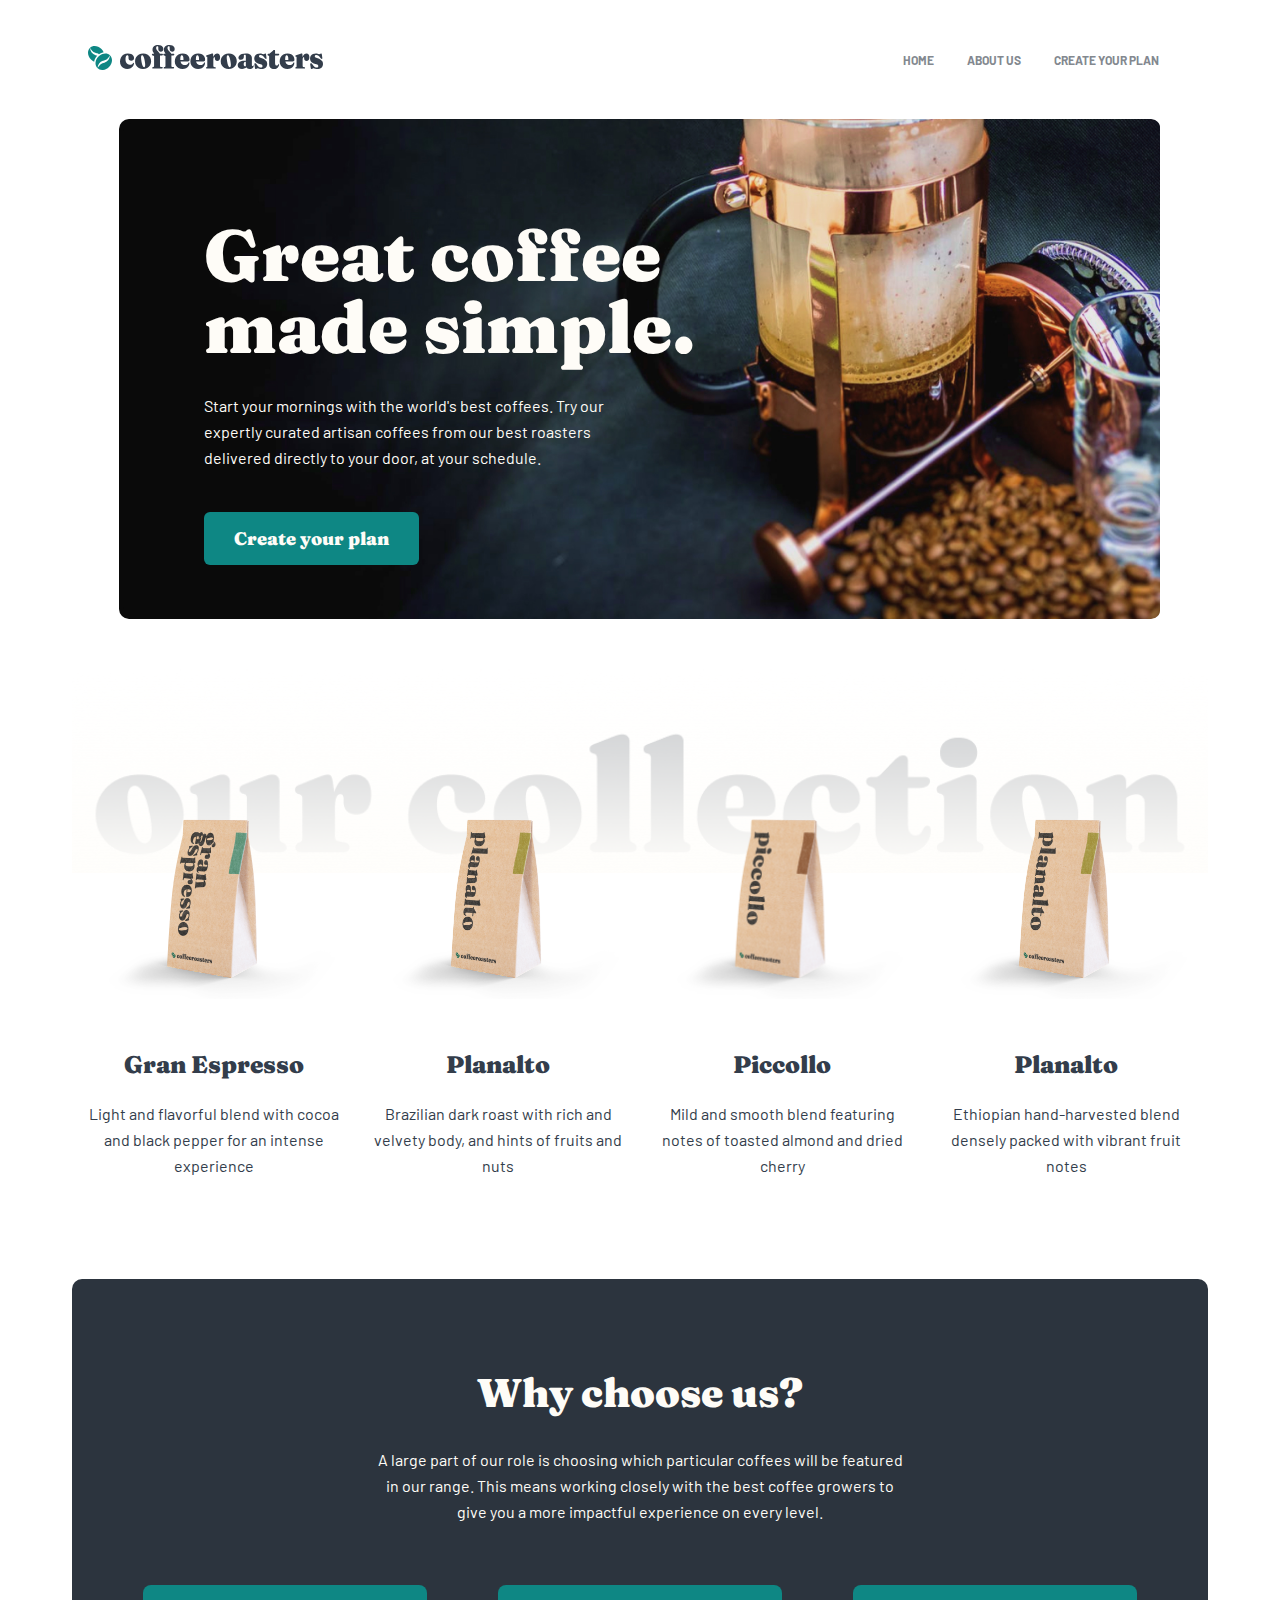
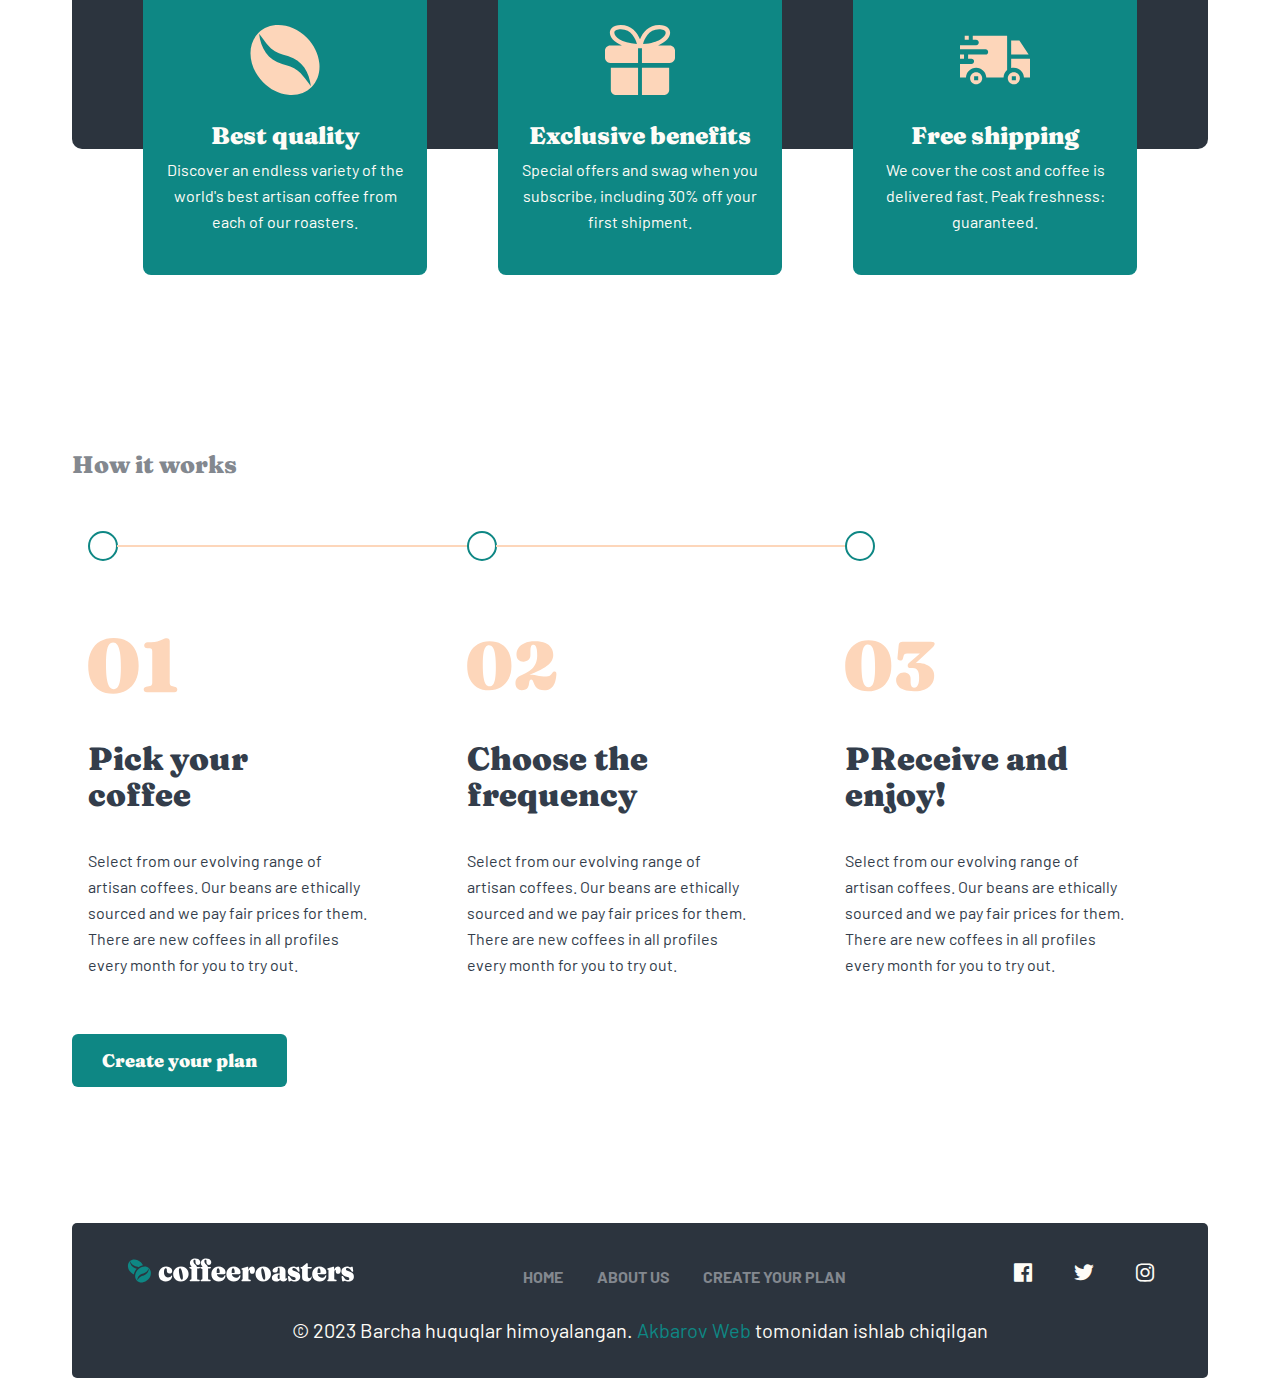
<file: index.html>
<!DOCTYPE html>
<html lang="en">

<head>
    <meta charset="UTF-8" />
    <meta http-equiv="X-UA-Compatible" content="IE=edge" />
    <meta name="viewport" content="width=device-width, initial-scale=1.0" />
    <title>Home</title>
    <link rel="stylesheet" href="css/normalize.css" />
    <link href="https://unpkg.com/boxicons@2.1.4/css/boxicons.min.css" rel="stylesheet" />
    <link rel="stylesheet" href="css/flexboxgrid.css" />
    <link rel="stylesheet" href="css/style.css" />
</head>

<body>
    <!-- Hero vs Header -->

    <section id="hero">
        <!-- Header -->
        <header>
            <div class="container">
                <div class="row">
                    <div class="header-logo col-lg-6 col-sm-4 col-xs-6">
                        <a href="index.html"><img src="img/logo.svg" width="235" height="25" alt="header-logo" /></a>
                    </div>
                    <nav class="col-lg-6 col-sm-6 col-xs-6">
                        <ul>
                            <li><a href="index.html" class="header-nav-link">HOME</a></li>
                            <li>
                                <a href="html/about.html" class="header-nav-link">ABOUT US</a>
                            </li>
                            <li>
                                <a href="html/plan.html" class="header-nav-link">CREATE YOUR PLAN</a>
                            </li>
                            <li>
                                <a href="#"><i class="bx bx-menu"></i></a>
                            </li>
                            <li>
                                <a href="#"><i class="bx bx-x"></i></a>
                            </li>
                        </ul>
                    </nav>
                </div>
            </div>
        </header>
        <!-- Hero -->
        <div class="heno-banner">
            <div class="container">
                <div class="row heno-banner-row">
                    <div class="heno-banner-text col-lg-11 col-sm-11 col-xs-11">
                        <h1 class="heno-title">
                            Great coffee <br />
                            made simple.
                        </h1>
                        <p class="heno-text">
                            Start your mornings with the world's best coffees. Try our
                            expertly curated artisan coffees from our best roasters
                            delivered directly to your door, at your schedule.
                        </p>
                        <a href="plan.html" target="_blank" class="heno-btn">Create your plan</a>
                    </div>
                </div>
            </div>
        </div>
    </section>

    <!-- Menu Navbar -->

    <div class="menu-navbar">
        <ul>
            <li><a href="index.html">Home</a></li>
            <li><a href="html/about.html">About Us</a></li>
            <li><a href="html/plan.html">Create Your Plan</a></li>
        </ul>
    </div>

    <!-- Banner -->

    <section id="banner">
        <div class="container">
            <div class="row banner-row">
                <div class="banner-box col-lg-3 col-sm-12 col-xs-12">
                    <img src="img/Hero-one.jpg" width="255" height="195" alt="Hero-one" />
                    <div class="banner-text-box">
                        <h4 class="bannet-title">Gran Espresso</h4>
                        <p class="banner-text">
                            Light and flavorful blend with cocoa and black pepper for an
                            intense experience
                        </p>
                    </div>
                </div>

                <div class="banner-box col-lg-3 col-sm-12 col-xs-12">
                    <img src="img/Hero-two.jpg" width="255" height="195" alt="Hero-two" />
                    <div class="banner-text-box">
                        <h4 class="bannet-title">Planalto</h4>
                        <p class="banner-text">
                            Brazilian dark roast with rich and velvety body, and hints of
                            fruits and nuts
                        </p>
                    </div>
                </div>

                <div class="banner-box col-lg-3 col-sm-12 col-xs-12">
                    <img src="img/Hero-three.jpg" width="255" height="195" alt="Hero-three" />
                    <div class="banner-text-box">
                        <h4 class="bannet-title">Piccollo</h4>
                        <p class="banner-text">
                            Mild and smooth blend featuring notes of toasted almond and
                            dried cherry
                        </p>
                    </div>
                </div>

                <div class="banner-box col-lg-3 col-sm-12 col-xs-12">
                    <img src="img/Hero-two.jpg" width="255" height="195" alt="Hero-four" />
                    <div class="banner-text-box">
                        <h4 class="bannet-title">Planalto</h4>
                        <p class="banner-text">
                            Ethiopian hand-harvested blend densely packed with vibrant fruit
                            notes
                        </p>
                    </div>
                </div>
            </div>
        </div>
    </section>

    <!-- Main -->

    <main>
        <div class="container">
            <div class="row main-row">
                <div class="main-title-box col-lg-12 col-sm-12 col-xs-12">
                    <h2 class="main-title">Why choose us?</h2>
                    <p class="main-text">
                        A large part of our role is choosing which particular coffees will
                        be featured in our range. This means working closely with the best
                        coffee growers to give you a more impactful experience on every
                        level.
                    </p>
                </div>

                <div class="main-box col-lg-3 col-sm-10 col-xs-10">
                    <img src="img/Cofe.svg" width="70" height="70" alt="Cofe" />
                    <div class="main-text-box">
                        <h4 class="main-box-title">Best quality</h4>
                        <p class="main-box-text">
                            Discover an endless variety of the world's best artisan coffee
                            from each of our roasters.
                        </p>
                    </div>
                </div>

                <div class="main-box col-lg-3 col-sm-10 col-xs-10">
                    <img src="img/gift.svg" width="70" height="70" alt="Cofe" />
                    <div class="main-text-box">
                        <h4 class="main-box-title">Exclusive benefits</h4>
                        <p class="main-box-text">
                            Special offers and swag when you subscribe, including 30% off
                            your first shipment.
                        </p>
                    </div>
                </div>

                <div class="main-box col-lg-3 col-sm-10 col-xs-10">
                    <img src="img/Delivery..svg" width="70" height="70" alt="Cofe" />
                    <div class="main-text-box">
                        <h4 class="main-box-title">Free shipping</h4>
                        <p class="main-box-text">
                            We cover the cost and coffee is delivered fast. Peak freshness:
                            guaranteed.
                        </p>
                    </div>
                </div>
            </div>
        </div>
    </main>

    <!-- How -->

    <section id="how">
        <div class="container">
            <h4 class="how-title-top">How it works</h4>
            <div class="row how-row">
                <div class="how-box col-lg-4 col-sm-4 col-xs-12">
                    <div class="how-hr"></div>
                    <img src="img/number-one.svg" width="90" height="70" alt="Number-one" />
                    <div class="how-text-box">
                        <h3 class="how-title">Pick your coffee</h3>
                        <p class="how-text">
                            Select from our evolving range of artisan coffees. Our beans are
                            ethically sourced and we pay fair prices for them. There are new
                            coffees in all profiles every month for you to try out.
                        </p>
                    </div>
                </div>

                <div class="how-box col-lg-4 col-sm-4 col-xs-12">
                    <div class="how-hr"></div>
                    <img src="img/number-two.svg" width="90" height="70" alt="Number-two" />
                    <div class="how-text-box">
                        <h3 class="how-title">Choose the frequency</h3>
                        <p class="how-text">
                            Select from our evolving range of artisan coffees. Our beans are
                            ethically sourced and we pay fair prices for them. There are new
                            coffees in all profiles every month for you to try out.
                        </p>
                    </div>
                </div>

                <div class="how-box col-lg-4 col-sm-4 col-xs-12">
                    <div class="how-hr"></div>
                    <img src="img/number-three.svg" width="90" height="70" alt="Number-three" />
                    <div class="how-text-box">
                        <h3 class="how-title">PReceive and enjoy!</h3>
                        <p class="how-text">
                            Select from our evolving range of artisan coffees. Our beans are
                            ethically sourced and we pay fair prices for them. There are new
                            coffees in all profiles every month for you to try out.
                        </p>
                    </div>
                </div>
            </div>
            <a href="plan.html" target="_blank" class="heno-btn">Create your plan</a>
        </div>
    </section>

    <!-- Footer -->

    <section id="footer">
        <footer>
            <div class="container">
                <div class="row footer-row">
                    <div class="footer-logo col-lg-6 col-sm-12 col-xs-12">
                        <a href="index.html"><img src="img/logo-footer.svg" width="235" height="25"
                                alt="logo-footer" /></a>
                    </div>
                    <div class="footer-nav col-lg-4 col-sm-12 col-xs-12">
                        <ul class="footer-list">
                            <li><a href="index.html" class="footer-nav-link">HOME</a></li>
                            <li>
                                <a href="html/about.html" class="footer-nav-link">ABOUT US</a>
                            </li>
                            <li>
                                <a href="html/plan.html" class="footer-nav-link">CREATE YOUR PLAN</a>
                            </li>
                        </ul>
                    </div>
                    <div class="footer-icon col-lg-2 col-sm-12 col-xs-12">
                        <ul class="footer-icon-list">
                            <li>
                                <a href="#"><i class="bx bxl-facebook-square"></i></a>
                            </li>
                            <li>
                                <a href="#"><i class="bx bxl-twitter"></i></a>
                            </li>
                            <li>
                                <a href="#"><i class="bx bxl-instagram"></i></a>
                            </li>
                        </ul>
                    </div>
                    <p class="footer-botton col-lg-12 col-sm-12 col-xs-12">
                        © 2023 Barcha huquqlar himoyalangan.
                        <a href="https://my-portfolio-akbarov.netlify.app/" target="_blank">Akbarov Web</a>
                        tomonidan ishlab chiqilgan
                    </p>
                </div>
            </div>
        </footer>
    </section>

    <!-- 
        icons
        <i class='bx bx-menu'></i>
        <i class='bx bx-x'></i>
        <i class='bx bxl-facebook-square'></i>
        <i class='bx bxl-twitter' ></i>
        <i class='bx bxl-instagram' ></i>
     -->

    <script src="js/script.js"></script>
</body>

</html>
</file>
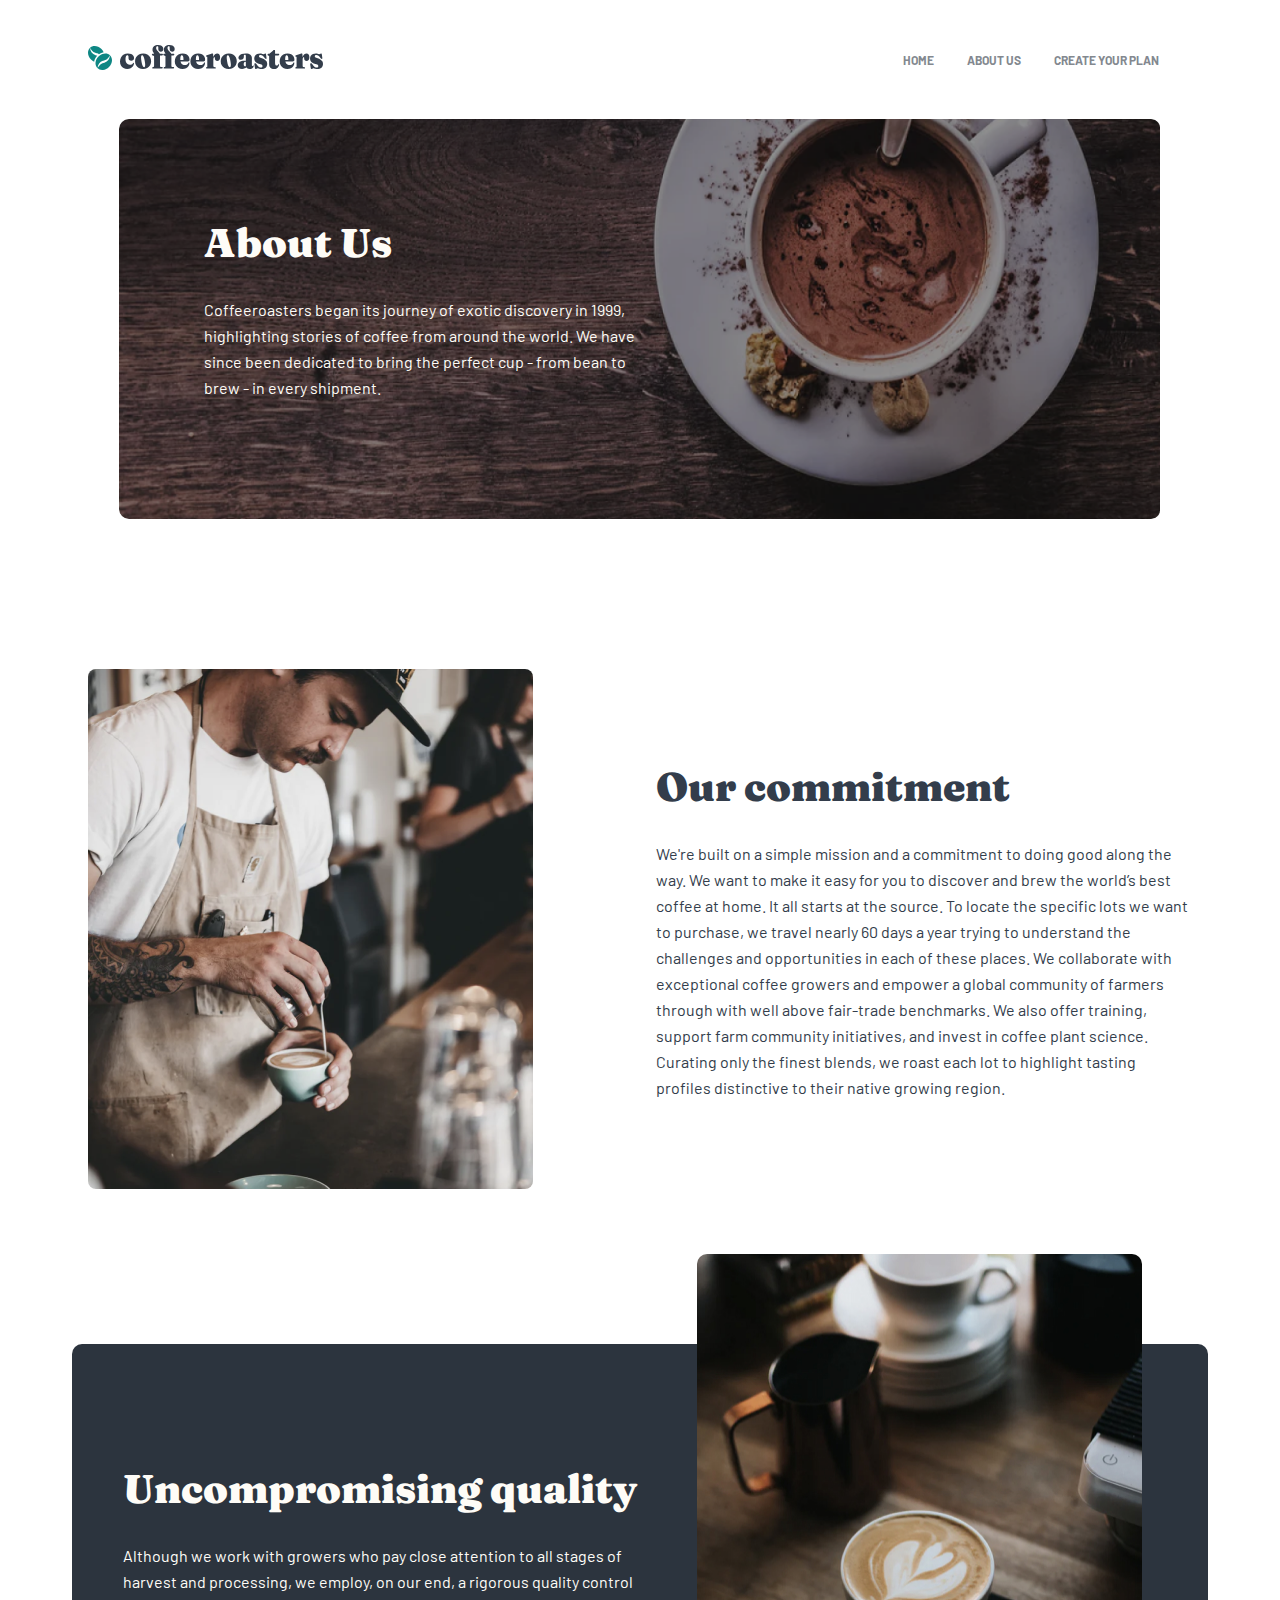
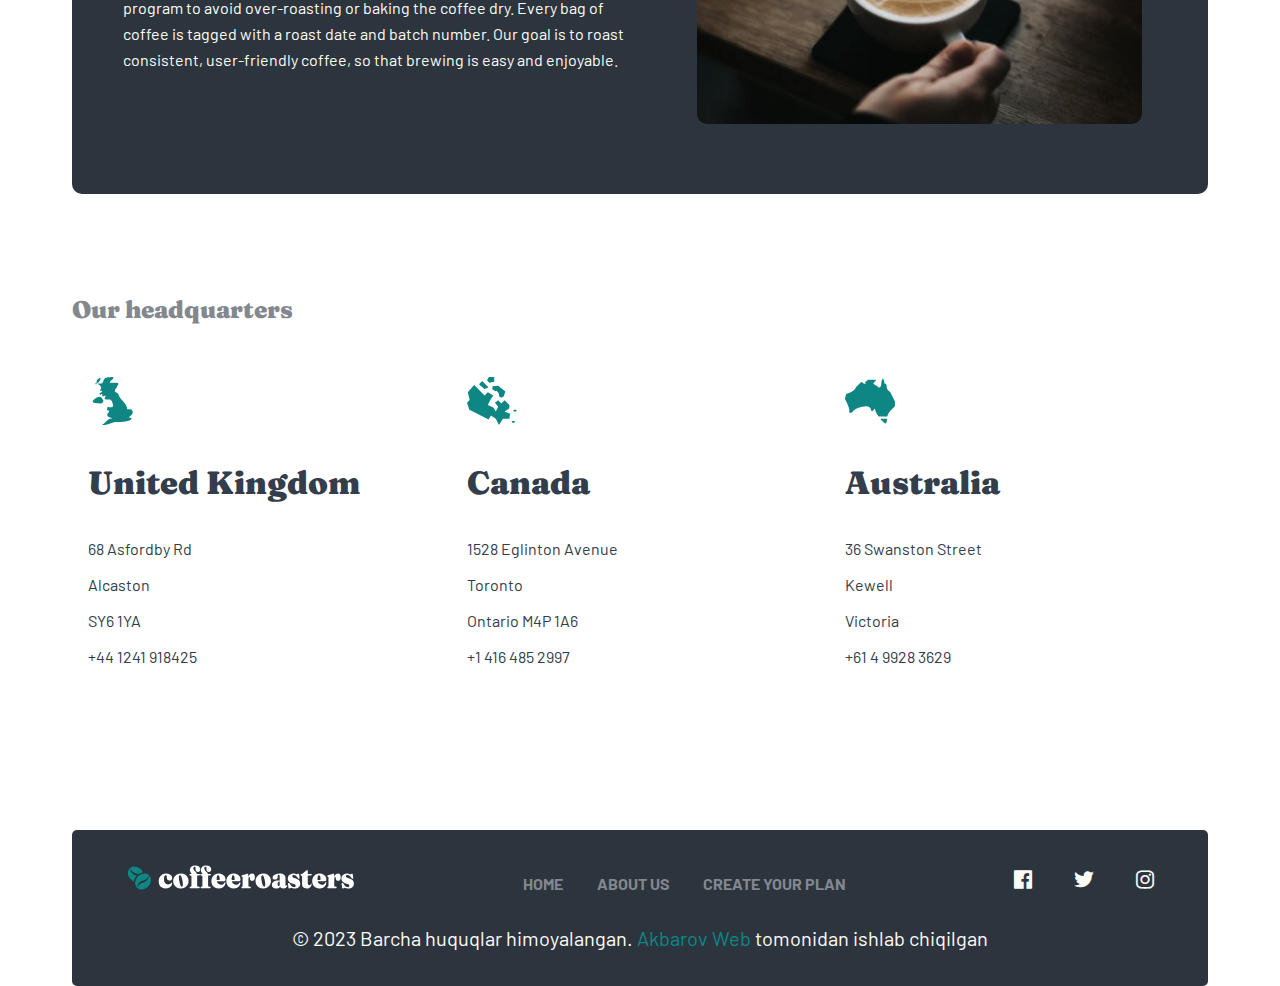
<file: html/about.html>
<!DOCTYPE html>
<html lang="en">

<head>
    <meta charset="UTF-8">
    <meta http-equiv="X-UA-Compatible" content="IE=edge">
    <meta name="viewport" content="width=device-width, initial-scale=1.0">
    <title>Home</title>
    <link rel="stylesheet" href="../css/normalize.css">
    <link href='https://unpkg.com/boxicons@2.1.4/css/boxicons.min.css' rel='stylesheet'>
    <link rel="stylesheet" href="../css/flexboxgrid.css">
    <link rel="stylesheet" href="../css/style.css">
</head>

<body>

    <!-- Hero vs Header -->

    <section id="hero">
        <!-- Header -->
        <header>
            <div class="container">
                <div class="row">
                    <div class="header-logo col-lg-6 col-sm-5 col-xs-6">
                        <a href="../index.html"><img src="../img/logo.svg" width="235" height="25"
                                alt="header-logo"></a>
                    </div>
                    <nav class="col-lg-6 col-sm-7 col-xs-6">
                        <ul>
                            <li><a href="../index.html" class="header-nav-link">HOME</a></li>
                            <li><a href="about.html" class="header-nav-link">ABOUT US</a></li>
                            <li><a href="plan.html" class="header-nav-link">CREATE YOUR PLAN</a></li>
                            <li><a href="#"><i class='bx bx-menu'></i></a></li>
                            <li><a href="#"><i class='bx bx-x'></i></a></li>
                        </ul>
                    </nav>
                </div>
            </div>
        </header>
        <!-- Hero -->
        <div class="heno-banner">
            <div class="container">
                <div class="row heno-banner-row">
                    <div class="heno-about-text col-lg-11 col-sm-11 col-xs-11">
                        <h2 class="heno-title">About Us</h2>
                        <p class="heno-text">Coffeeroasters began its journey of exotic discovery in 1999, highlighting
                            stories of coffee from around the world. We have since been dedicated to bring the perfect
                            cup - from bean to brew - in every shipment.</p>
                    </div>
                </div>
            </div>
        </div>
    </section>

    <!-- Menu Navbar -->

    <div class="menu-navbar">
        <ul>
            <li><a href="../index.html">Home</a></li>
            <li><a href="about.html">About Us</a></li>
            <li><a href="plan.html">Create Your Plan</a></li>
        </ul>
    </div>

    <!-- About-banner -->

    <section id="about-banner">
        <div class="container">
            <div class="row about-banner-row">
                <div class="about-banner-img-box col-lg-6 col-sm-6 col-xs-0"><img src="../img/commit.png" width="445"
                        height="520" alt="commit"></div>
                <div class="about-banner-text-box col-lg-6 col-sm-6 col-xs-11">
                    <h2 class="about-banner-text-box-title">Our commitment</h2>
                    <p class="about-banner-text-box-text">We're built on a simple mission and a commitment to doing good
                        along the way. We want to make it easy for you to discover and brew the world’s best coffee at
                        home. It all starts at the source. To locate the specific lots we want to purchase, we travel
                        nearly 60 days a year trying to understand the challenges and opportunities in each of these
                        places. We collaborate with exceptional coffee growers and empower a global community of farmers
                        through with well above fair-trade benchmarks. We also offer training, support farm community
                        initiatives, and invest in coffee plant science. Curating only the finest blends, we roast each
                        lot to highlight tasting profiles distinctive to their native growing region.</p>
                </div>
            </div>
        </div>
    </section>

    <!-- About-main -->

    <section id="about-main">
        <div class="container">
            <div class="row about-main-row">
                <div class="about-main-text-box col-lg-6 col-sm-12 col-xs-11">
                    <h2 class="about-banner-text-box-title">Uncompromising quality</h2>
                    <p class="about-banner-text-box-text">Although we work with growers who pay close attention to all
                        stages of harvest and processing, we employ, on our end, a rigorous quality control program to
                        avoid over-roasting or baking the coffee dry. Every bag of coffee is tagged with a roast date
                        and batch number. Our goal is to roast consistent, user-friendly coffee, so that brewing is easy
                        and enjoyable.</p>
                </div>
                <div class="about-main-img-box col-lg-6 col-sm-12 col-xs-6"><img src="../img/hear.jpg" width="445"
                        height="470" alt="commit"></div>
            </div>
        </div>
    </section>

    <!-- About-main -->

    <section id="how">
        <div class="container">
            <h4 class="how-title-top">Our headquarters</h4>
            <div class="row how-row">
                <div class="how-box col-lg-4 col-sm-4 col-xs-12">
                    <img src="../img/map-one.svg" width="50" height="50" alt="map-one" />
                    <div class="how-text-box">
                        <h3 class="how-title how-title-about">United Kingdom</h3>
                        <ul>
                            <li>68 Asfordby Rd</li>
                            <li>Alcaston</li>
                            <li>SY6 1YA</li>
                            <li>+44 1241 918425</li>
                        </ul>
                    </div>
                </div>

                <div class="how-box col-lg-4 col-sm-4 col-xs-12">
                    <img src="../img/map-two.svg" width="50" height="50" alt="map-two" />
                    <div class="how-text-box">
                        <h3 class="how-title how-title-about">Canada</h3>
                        <ul>
                            <li>1528 Eglinton Avenue</li>
                            <li>Toronto</li>
                            <li>Ontario M4P 1A6</li>
                            <li>+1 416 485 2997</li>
                        </ul>
                    </div>
                </div>

                <div class="how-box col-lg-4 col-sm-4 col-xs-12">
                    <img src="../img/map-three.svg" width="50" height="50" alt="map-three" />
                    <div class="how-text-box">
                        <h3 class="how-title how-title-about">Australia</h3>
                        <ul>
                            <li>36 Swanston Street</li>
                            <li>Kewell</li>
                            <li>Victoria</li>
                            <li>+61 4 9928 3629</li>
                        </ul>
                    </div>
                </div>
            </div>
        </div>
    </section>

    <!-- Footer -->

    <section id="footer">
        <footer>
            <div class="container">
                <div class="row footer-row">
                    <div class="footer-logo col-lg-6 col-sm-12 col-xs-12">
                        <a href="../index.html"><img src="../img/logo-footer.svg" width="235" height="25"
                                alt="logo-footer" /></a>
                    </div>
                    <div class="footer-nav col-lg-4 col-sm-12 col-xs-12">
                        <ul class="footer-list">
                            <li><a href="../index.html" class="footer-nav-link">HOME</a></li>
                            <li><a href="about.html" class="footer-nav-link">ABOUT US</a></li>
                            <li><a href="plan.html" class="footer-nav-link">CREATE YOUR PLAN</a></li>
                        </ul>
                    </div>
                    <div class="footer-icon col-lg-2 col-sm-12 col-xs-12">
                        <ul class="footer-icon-list">
                            <li><a href="#"><i class='bx bxl-facebook-square'></i></a></li>
                            <li><a href="#"><i class='bx bxl-twitter'></i></a></li>
                            <li><a href="#"><i class='bx bxl-instagram'></i></a></li>
                        </ul>
                    </div>
                    <p class="footer-botton col-lg-12 col-sm-12 col-xs-12">
                        © 2023 Barcha huquqlar himoyalangan. <a href="https://my-portfolio-akbarov.netlify.app/"
                            target="_blank">Akbarov Web</a> tomonidan ishlab chiqilgan
                    </p>
                </div>
            </div>
        </footer>
    </section>

    <!-- 
        icons
        <i class='bx bx-menu'></i>
        <i class='bx bx-x'></i>
        <i class='bx bxl-facebook-square'></i>
        <i class='bx bxl-twitter' ></i>
        <i class='bx bxl-instagram' ></i>
     -->

    <script src="../js/script.js"></script>

</body>

</html>
</file>
<file: css/flexboxgrid.css>
/* Uncomment and set these variables to customize the grid. */

.container-fluid {
  margin-right: auto;
  margin-left: auto;
  padding-right: 2rem;
  padding-left: 2rem;
}

.row {
  box-sizing: border-box;
  display: -ms-flexbox;
  display: -webkit-box;
  display: flex;
  -ms-flex: 0 1 auto;
  -webkit-box-flex: 0;
  flex: 0 1 auto;
  -ms-flex-direction: row;
  -webkit-box-orient: horizontal;
  -webkit-box-direction: normal;
  flex-direction: row;
  -ms-flex-wrap: wrap;
  flex-wrap: wrap;
  /* margin-right: -1rem;
  margin-left: -1rem; */
}

.row.reverse {
  -ms-flex-direction: row-reverse;
  -webkit-box-orient: horizontal;
  -webkit-box-direction: reverse;
  flex-direction: row-reverse;
}

.col.reverse {
  -ms-flex-direction: column-reverse;
  -webkit-box-orient: vertical;
  -webkit-box-direction: reverse;
  flex-direction: column-reverse;
}

.col-xs,
.col-xs-1,
.col-xs-2,
.col-xs-3,
.col-xs-4,
.col-xs-5,
.col-xs-6,
.col-xs-7,
.col-xs-8,
.col-xs-9,
.col-xs-10,
.col-xs-11,
.col-xs-12 {
  box-sizing: border-box;
  -ms-flex: 0 0 auto;
  -webkit-box-flex: 0;
  flex: 0 0 auto;
  padding-right: 1rem;
  padding-left: 1rem;
}

.col-xs {
  -webkit-flex-grow: 1;
  -ms-flex-positive: 1;
  -webkit-box-flex: 1;
  flex-grow: 1;
  -ms-flex-preferred-size: 0;
  flex-basis: 0;
  max-width: 100%;
}

.col-xs-1 {
  -ms-flex-preferred-size: 8.333%;
  flex-basis: 8.333%;
  max-width: 8.333%;
}

.col-xs-2 {
  -ms-flex-preferred-size: 16.667%;
  flex-basis: 16.667%;
  max-width: 16.667%;
}

.col-xs-3 {
  -ms-flex-preferred-size: 25%;
  flex-basis: 25%;
  max-width: 25%;
}

.col-xs-4 {
  -ms-flex-preferred-size: 33.333%;
  flex-basis: 33.333%;
  max-width: 33.333%;
}

.col-xs-5 {
  -ms-flex-preferred-size: 41.667%;
  flex-basis: 41.667%;
  max-width: 41.667%;
}

.col-xs-6 {
  -ms-flex-preferred-size: 50%;
  /* flex-basis: 50%; */
  max-width: 50%;
}

.col-xs-7 {
  -ms-flex-preferred-size: 58.333%;
  flex-basis: 58.333%;
  max-width: 58.333%;
}

.col-xs-8 {
  -ms-flex-preferred-size: 66.667%;
  flex-basis: 66.667%;
  max-width: 66.667%;
}

.col-xs-9 {
  -ms-flex-preferred-size: 75%;
  flex-basis: 75%;
  max-width: 75%;
}

.col-xs-10 {
  -ms-flex-preferred-size: 83.333%;
  flex-basis: 83.333%;
  max-width: 83.333%;
}

.col-xs-11 {
  -ms-flex-preferred-size: 91.667%;
  flex-basis: 91.667%;
  max-width: 91.667%;
}

.col-xs-12 {
  -ms-flex-preferred-size: 100%;
  flex-basis: 100%;
  max-width: 100%;
}

.col-xs-offset-1 {
  margin-left: 8.333%;
}

.col-xs-offset-2 {
  margin-left: 16.667%;
}

.col-xs-offset-3 {
  margin-left: 25%;
}

.col-xs-offset-4 {
  margin-left: 33.333%;
}

.col-xs-offset-5 {
  margin-left: 41.667%;
}

.col-xs-offset-6 {
  margin-left: 50%;
}

.col-xs-offset-7 {
  margin-left: 58.333%;
}

.col-xs-offset-8 {
  margin-left: 66.667%;
}

.col-xs-offset-9 {
  margin-left: 75%;
}

.col-xs-offset-10 {
  margin-left: 83.333%;
}

.col-xs-offset-11 {
  margin-left: 91.667%;
}

.start-xs {
  -ms-flex-pack: start;
  -webkit-box-pack: start;
  justify-content: flex-start;
  text-align: start;
}

.center-xs {
  -ms-flex-pack: center;
  -webkit-box-pack: center;
  justify-content: center;
  text-align: center;
}

.end-xs {
  -ms-flex-pack: end;
  -webkit-box-pack: end;
  justify-content: flex-end;
  text-align: end;
}

.top-xs {
  -ms-flex-align: start;
  -webkit-box-align: start;
  align-items: flex-start;
}

.middle-xs {
  -ms-flex-align: center;
  -webkit-box-align: center;
  align-items: center;
}

.bottom-xs {
  -ms-flex-align: end;
  -webkit-box-align: end;
  align-items: flex-end;
}

.around-xs {
  -ms-flex-pack: distribute;
  justify-content: space-around;
}

.between-xs {
  -ms-flex-pack: justify;
  -webkit-box-pack: justify;
  justify-content: space-between;
}

.first-xs {
  -ms-flex-order: -1;
  -webkit-box-ordinal-group: 0;
  order: -1;
}

.last-xs {
  -ms-flex-order: 1;
  -webkit-box-ordinal-group: 2;
  order: 1;
}

@media only screen and (min-width: 48em) {
  .container {
    width: 46rem;
  }

  .col-sm,
  .col-sm-1,
  .col-sm-2,
  .col-sm-3,
  .col-sm-4,
  .col-sm-5,
  .col-sm-6,
  .col-sm-7,
  .col-sm-8,
  .col-sm-9,
  .col-sm-10,
  .col-sm-11,
  .col-sm-12 {
    box-sizing: border-box;
    -ms-flex: 0 0 auto;
    -webkit-box-flex: 0;
    flex: 0 0 auto;
    padding-right: 1rem;
    padding-left: 1rem;
  }

  .col-sm {
    -webkit-flex-grow: 1;
    -ms-flex-positive: 1;
    -webkit-box-flex: 1;
    flex-grow: 1;
    -ms-flex-preferred-size: 0;
    flex-basis: 0;
    max-width: 100%;
  }

  .col-sm-1 {
    -ms-flex-preferred-size: 8.333%;
    flex-basis: 8.333%;
    max-width: 8.333%;
  }

  .col-sm-2 {
    -ms-flex-preferred-size: 16.667%;
    flex-basis: 16.667%;
    max-width: 16.667%;
  }

  .col-sm-3 {
    -ms-flex-preferred-size: 25%;
    flex-basis: 25%;
    max-width: 25%;
  }

  .col-sm-4 {
    -ms-flex-preferred-size: 33.333%;
    flex-basis: 33.333%;
    max-width: 33.333%;
  }

  .col-sm-5 {
    -ms-flex-preferred-size: 41.667%;
    flex-basis: 41.667%;
    max-width: 41.667%;
  }

  .col-sm-6 {
    -ms-flex-preferred-size: 50%;
    /* flex-basis: 50%; */
    max-width: 50%;
  }

  .col-sm-7 {
    -ms-flex-preferred-size: 58.333%;
    flex-basis: 58.333%;
    max-width: 58.333%;
  }

  .col-sm-8 {
    -ms-flex-preferred-size: 66.667%;
    flex-basis: 66.667%;
    max-width: 66.667%;
  }

  .col-sm-9 {
    -ms-flex-preferred-size: 75%;
    flex-basis: 75%;
    max-width: 75%;
  }

  .col-sm-10 {
    -ms-flex-preferred-size: 83.333%;
    flex-basis: 83.333%;
    max-width: 83.333%;
  }

  .col-sm-11 {
    -ms-flex-preferred-size: 91.667%;
    flex-basis: 91.667%;
    max-width: 91.667%;
  }

  .col-sm-12 {
    -ms-flex-preferred-size: 100%;
    flex-basis: 100%;
    max-width: 100%;
  }

  .col-sm-offset-1 {
    margin-left: 8.333%;
  }

  .col-sm-offset-2 {
    margin-left: 16.667%;
  }

  .col-sm-offset-3 {
    margin-left: 25%;
  }

  .col-sm-offset-4 {
    margin-left: 33.333%;
  }

  .col-sm-offset-5 {
    margin-left: 41.667%;
  }

  .col-sm-offset-6 {
    margin-left: 50%;
  }

  .col-sm-offset-7 {
    margin-left: 58.333%;
  }

  .col-sm-offset-8 {
    margin-left: 66.667%;
  }

  .col-sm-offset-9 {
    margin-left: 75%;
  }

  .col-sm-offset-10 {
    margin-left: 83.333%;
  }

  .col-sm-offset-11 {
    margin-left: 91.667%;
  }

  .start-sm {
    -ms-flex-pack: start;
    -webkit-box-pack: start;
    justify-content: flex-start;
    text-align: start;
  }

  .center-sm {
    -ms-flex-pack: center;
    -webkit-box-pack: center;
    justify-content: center;
    text-align: center;
  }

  .end-sm {
    -ms-flex-pack: end;
    -webkit-box-pack: end;
    justify-content: flex-end;
    text-align: end;
  }

  .top-sm {
    -ms-flex-align: start;
    -webkit-box-align: start;
    align-items: flex-start;
  }

  .middle-sm {
    -ms-flex-align: center;
    -webkit-box-align: center;
    align-items: center;
  }

  .bottom-sm {
    -ms-flex-align: end;
    -webkit-box-align: end;
    align-items: flex-end;
  }

  .around-sm {
    -ms-flex-pack: distribute;
    justify-content: space-around;
  }

  .between-sm {
    -ms-flex-pack: justify;
    -webkit-box-pack: justify;
    justify-content: space-between;
  }

  .first-sm {
    -ms-flex-order: -1;
    -webkit-box-ordinal-group: 0;
    order: -1;
  }

  .last-sm {
    -ms-flex-order: 1;
    -webkit-box-ordinal-group: 2;
    order: 1;
  }
}

@media only screen and (min-width: 62em) {
  .container {
    width: 61rem;
  }

  .col-md,
  .col-md-1,
  .col-md-2,
  .col-md-3,
  .col-md-4,
  .col-md-5,
  .col-md-6,
  .col-md-7,
  .col-md-8,
  .col-md-9,
  .col-md-10,
  .col-md-11,
  .col-md-12 {
    box-sizing: border-box;
    -ms-flex: 0 0 auto;
    -webkit-box-flex: 0;
    flex: 0 0 auto;
    padding-right: 1rem;
    padding-left: 1rem;
  }

  .col-md {
    -webkit-flex-grow: 1;
    -ms-flex-positive: 1;
    -webkit-box-flex: 1;
    flex-grow: 1;
    -ms-flex-preferred-size: 0;
    flex-basis: 0;
    max-width: 100%;
  }

  .col-md-1 {
    -ms-flex-preferred-size: 8.333%;
    flex-basis: 8.333%;
    max-width: 8.333%;
  }

  .col-md-2 {
    -ms-flex-preferred-size: 16.667%;
    flex-basis: 16.667%;
    max-width: 16.667%;
  }

  .col-md-3 {
    -ms-flex-preferred-size: 25%;
    flex-basis: 25%;
    max-width: 25%;
  }

  .col-md-4 {
    -ms-flex-preferred-size: 33.333%;
    flex-basis: 33.333%;
    max-width: 33.333%;
  }

  .col-md-5 {
    -ms-flex-preferred-size: 41.667%;
    flex-basis: 41.667%;
    max-width: 41.667%;
  }

  .col-md-6 {
    -ms-flex-preferred-size: 50%;
    /* flex-basis: 50%; */
    max-width: 50%;
  }

  .col-md-7 {
    -ms-flex-preferred-size: 58.333%;
    flex-basis: 58.333%;
    max-width: 58.333%;
  }

  .col-md-8 {
    -ms-flex-preferred-size: 66.667%;
    flex-basis: 66.667%;
    max-width: 66.667%;
  }

  .col-md-9 {
    -ms-flex-preferred-size: 75%;
    flex-basis: 75%;
    max-width: 75%;
  }

  .col-md-10 {
    -ms-flex-preferred-size: 83.333%;
    flex-basis: 83.333%;
    max-width: 83.333%;
  }

  .col-md-11 {
    -ms-flex-preferred-size: 91.667%;
    flex-basis: 91.667%;
    max-width: 91.667%;
  }

  .col-md-12 {
    -ms-flex-preferred-size: 100%;
    flex-basis: 100%;
    max-width: 100%;
  }

  .col-md-offset-1 {
    margin-left: 8.333%;
  }

  .col-md-offset-2 {
    margin-left: 16.667%;
  }

  .col-md-offset-3 {
    margin-left: 25%;
  }

  .col-md-offset-4 {
    margin-left: 33.333%;
  }

  .col-md-offset-5 {
    margin-left: 41.667%;
  }

  .col-md-offset-6 {
    margin-left: 50%;
  }

  .col-md-offset-7 {
    margin-left: 58.333%;
  }

  .col-md-offset-8 {
    margin-left: 66.667%;
  }

  .col-md-offset-9 {
    margin-left: 75%;
  }

  .col-md-offset-10 {
    margin-left: 83.333%;
  }

  .col-md-offset-11 {
    margin-left: 91.667%;
  }

  .start-md {
    -ms-flex-pack: start;
    -webkit-box-pack: start;
    justify-content: flex-start;
    text-align: start;
  }

  .center-md {
    -ms-flex-pack: center;
    -webkit-box-pack: center;
    justify-content: center;
    text-align: center;
  }

  .end-md {
    -ms-flex-pack: end;
    -webkit-box-pack: end;
    justify-content: flex-end;
    text-align: end;
  }

  .top-md {
    -ms-flex-align: start;
    -webkit-box-align: start;
    align-items: flex-start;
  }

  .middle-md {
    -ms-flex-align: center;
    -webkit-box-align: center;
    align-items: center;
  }

  .bottom-md {
    -ms-flex-align: end;
    -webkit-box-align: end;
    align-items: flex-end;
  }

  .around-md {
    -ms-flex-pack: distribute;
    justify-content: space-around;
  }

  .between-md {
    -ms-flex-pack: justify;
    -webkit-box-pack: justify;
    justify-content: space-between;
  }

  .first-md {
    -ms-flex-order: -1;
    -webkit-box-ordinal-group: 0;
    order: -1;
  }

  .last-md {
    -ms-flex-order: 1;
    -webkit-box-ordinal-group: 2;
    order: 1;
  }
}

@media only screen and (min-width: 75em) {
  .container {
    width: 71rem;
  }

  .col-lg,
  .col-lg-1,
  .col-lg-2,
  .col-lg-3,
  .col-lg-4,
  .col-lg-5,
  .col-lg-6,
  .col-lg-7,
  .col-lg-8,
  .col-lg-9,
  .col-lg-10,
  .col-lg-11,
  .col-lg-12 {
    box-sizing: border-box;
    -ms-flex: 0 0 auto;
    -webkit-box-flex: 0;
    flex: 0 0 auto;
    padding-right: 1rem;
    padding-left: 1rem;
  }

  .col-lg {
    -webkit-flex-grow: 1;
    -ms-flex-positive: 1;
    -webkit-box-flex: 1;
    flex-grow: 1;
    -ms-flex-preferred-size: 0;
    flex-basis: 0;
    max-width: 100%;
  }

  .col-lg-1 {
    -ms-flex-preferred-size: 8.333%;
    flex-basis: 8.333%;
    max-width: 8.333%;
  }

  .col-lg-2 {
    -ms-flex-preferred-size: 16.667%;
    flex-basis: 16.667%;
    max-width: 16.667%;
  }

  .col-lg-3 {
    -ms-flex-preferred-size: 25%;
    flex-basis: 25%;
    max-width: 25%;
  }

  .col-lg-4 {
    -ms-flex-preferred-size: 33.333%;
    flex-basis: 33.333%;
    max-width: 33.333%;
  }

  .col-lg-5 {
    -ms-flex-preferred-size: 41.667%;
    flex-basis: 41.667%;
    max-width: 41.667%;
  }

  .col-lg-6 {
    -ms-flex-preferred-size: 50%;
    /* flex-basis: 50%; */
    max-width: 50%;
  }

  .col-lg-7 {
    -ms-flex-preferred-size: 58.333%;
    flex-basis: 58.333%;
    max-width: 58.333%;
  }

  .col-lg-8 {
    -ms-flex-preferred-size: 66.667%;
    flex-basis: 66.667%;
    max-width: 66.667%;
  }

  .col-lg-9 {
    -ms-flex-preferred-size: 75%;
    flex-basis: 75%;
    max-width: 75%;
  }

  .col-lg-10 {
    -ms-flex-preferred-size: 83.333%;
    flex-basis: 83.333%;
    max-width: 83.333%;
  }

  .col-lg-11 {
    -ms-flex-preferred-size: 91.667%;
    flex-basis: 91.667%;
    max-width: 91.667%;
  }

  .col-lg-12 {
    -ms-flex-preferred-size: 100%;
    flex-basis: 100%;
    max-width: 100%;
  }

  .col-lg-offset-1 {
    margin-left: 8.333%;
  }

  .col-lg-offset-2 {
    margin-left: 16.667%;
  }

  .col-lg-offset-3 {
    margin-left: 25%;
  }

  .col-lg-offset-4 {
    margin-left: 33.333%;
  }

  .col-lg-offset-5 {
    margin-left: 41.667%;
  }

  .col-lg-offset-6 {
    margin-left: 50%;
  }

  .col-lg-offset-7 {
    margin-left: 58.333%;
  }

  .col-lg-offset-8 {
    margin-left: 66.667%;
  }

  .col-lg-offset-9 {
    margin-left: 75%;
  }

  .col-lg-offset-10 {
    margin-left: 83.333%;
  }

  .col-lg-offset-11 {
    margin-left: 91.667%;
  }

  .start-lg {
    -ms-flex-pack: start;
    -webkit-box-pack: start;
    justify-content: flex-start;
    text-align: start;
  }

  .center-lg {
    -ms-flex-pack: center;
    -webkit-box-pack: center;
    justify-content: center;
    text-align: center;
  }

  .end-lg {
    -ms-flex-pack: end;
    -webkit-box-pack: end;
    justify-content: flex-end;
    text-align: end;
  }

  .top-lg {
    -ms-flex-align: start;
    -webkit-box-align: start;
    align-items: flex-start;
  }

  .middle-lg {
    -ms-flex-align: center;
    -webkit-box-align: center;
    align-items: center;
  }

  .bottom-lg {
    -ms-flex-align: end;
    -webkit-box-align: end;
    align-items: flex-end;
  }

  .around-lg {
    -ms-flex-pack: distribute;
    justify-content: space-around;
  }

  .between-lg {
    -ms-flex-pack: justify;
    -webkit-box-pack: justify;
    justify-content: space-between;
  }

  .first-lg {
    -ms-flex-order: -1;
    -webkit-box-ordinal-group: 0;
    order: -1;
  }

  .last-lg {
    -ms-flex-order: 1;
    -webkit-box-ordinal-group: 2;
    order: 1;
  }
}
</file>
<file: css/style.css>
/* GOOGLE FONT */

@font-face {
  font-family: 'f-b';
  src: url(/font/Fraunces_9pt-Black.ttf);
}

@font-face {
  font-family: 'b-b';
  src: url(/font/Barlow-Bold.ttf);
}

@font-face {
  font-family: 'b-m';
  src: url(/font/Barlow-Medium.ttf);
}

@font-face {
  font-family: 'b-r';
  src: url(/font/Barlow-Regular.ttf);
}

/* root */

h1,
h2,
h3,
h4 {
  margin: 0;
  padding: 0;
}

h1 {
  color: #333D4B;
  font-size: 72px;
  line-height: 72px;
  font-family: 'f-b';
}

h2 {
  font-size: 40px;
  line-height: 48px;
  color: #333D4B;
  font-family: 'f-b';
}

h3 {
  font-size: 32px;
  line-height: 36px;
  color: #333D4B;
  font-family: 'f-b';
}

h4 {
  font-size: 24px;
  line-height: 32px;
  color: #333D4B;
  font-family: 'f-b';
}

p {
  font-size: 16px;
  line-height: 26px;
  color: #333D4B;
  font-family: 'b-r';
}

ul,
li {
  margin: 0;
  padding: 0;
  list-style: none;
}

a {
  color: #83888F;
  text-decoration: none;
  transition: all .3s ease;
}

/* Basic */

*,
*::after,
*::before,
body {
  margin: 0;
  padding: 0;
  box-sizing: border-box;
}

body {
  margin: 0;
  padding: 0;
  box-sizing: border-box;
}

.container {
  margin: 0 auto;
}

.row {
  display: flex;
  justify-content: space-between;
  align-items: center;
}

/* Hero vs Header */

/* Header */

header {
  padding: 45px 0;
}

nav ul {
  display: flex;
  align-items: center;
  justify-content: flex-end;
}

nav ul li {
  margin-left: 33px;
}

nav ul li:nth-child(4) {
  margin-left: 0px;
}

nav ul li a {
  font-family: "b-b";
  font-size: 12px;
  line-height: 15px;
}

nav ul li a:hover {
  color: #333D4B;
}

nav ul li a .bx-menu,
nav ul li a .bx-x {
  font-size: 45px;
  color: #333D4B;
  display: none;
}

/* Hero-banner */

.heno-banner-text {
  background: url(/img/Hero-bg.jpg) no-repeat;
  background-size: 100% 100%;
  width: 100%;
  height: 500px;
  padding: 100px 0 0 85px;
  border-radius: 10px;
}

.heno-title {
  color: #FEFCF7;
}

.heno-text {
  color: #FEFCF7;
  margin: 30px 0 55px 0;
  width: 435px;
}

.heno-btn {
  padding: 15px 30px;
  color: #FEFCF7;
  border-radius: 6px;
  font-size: 18px;
  line-height: 25px;
  background-color: #0E8784;
  font-family: 'f-b';
  transition: .5s all ease;
}

.heno-btn:hover {
  background-color: #66D2CF;
}

/* Menu-navbar */

.menu-navbar {
  width: 100%;
  height: 83vh;
  position: absolute;
  top: -100%;
  background-color: #c1c1c1;
  opacity: 95%;
  transition: .5s all ease;
}


.menu-navbar ul {
  display: flex;
  flex-direction: column;
  align-items: center;
}

.menu-navbar ul li {
  margin-top: 35px;
}

.menu-navbar ul li a {
  font-size: 24px;
  line-height: 32px;
  font-family: 'f-b';
  color: #333D4B;
  transition: .5s all ease;
}

.menu-navbar ul li a:hover {
  color: #FEFCF7;
}

/* Banner */

#banner {
  margin: 50px 0 100px 0;
}

.banner-row {
  background: url(/img/Banner-bg.png) no-repeat;
  background-position: top center;
  background-size: 100% 40%;
  width: 100%;
  padding-top: 135px;
}

.banner-box {
  display: flex;
  flex-direction: column;
  justify-content: center;
  align-items: center;
  text-align: center;
}

.bannet-title {
  margin: 50px 0 20px 0;
}

.banner-text {
  width: 255px;
}

/* Main */

.main-row {
  height: 470px;
  background-color: #2C343E;
  border-radius: 10px;
  text-align: center;
  margin-bottom: 300px;
}

.main-title,
.main-text,
.main-box-title,
.main-box-text {
  color: #FEFCF7;
}

.main-row {
  justify-content: space-evenly;
}

.main-title-box {
  display: flex;
  flex-direction: column;
  align-items: center;
}

.main-title {
  margin-top: 90px;
}

.main-text {
  margin: 30px 0 60px 0;
  width: 529px;
}

.main-box {
  background-color: #0E8784;
  border-radius: 8px;
  padding: 40px 13px 40px 13px;
}

.main-box-title {
  margin: 20px 0 5px 0;
}

/* How */

.how-title-top {
  color: #83888F;
  font-family: 'f-b';
  font-size: 24px;
}

.how-row {
  margin: 50px 0 70px 0;
}

.how-box {
  position: relative;
}

.how-title {
  width: 255px;
  margin: 35px 0;
}

.how-text {
  width: 285px;
}

.how-hr {
  width: 30px;
  height: 30px;
  border: 2px solid #0E8784;
  border-radius: 50%;
  background-color: white;
  margin-bottom: 70px;
}

.how-hr::after {
  content: '';
  position: absolute;
  top: 3%;
  left: 12%;
  width: 100%;
  height: 2px;
  background-color: #FDD6BA;
}

.how-row .how-box:nth-child(3) .how-hr:nth-child(1)::after {
  content: none;
}

/* Footer */

#footer {
  margin-top: 150px;
}

.footer-row {
  padding: 35px;
  border-radius: 5px;
  align-items: end;
  background-color: #2C343E;
}

.footer-list li a {
  font-size: 16px;
  font-family: 'b-b';
  color: #83888F;
  line-height: 15px;
  transition: .5s all ease;
}

.footer-list li a:hover {
  color: #FEFCF7;
}

.footer-icon-list li a i {
  font-size: 24px;
  color: #FEFCF7;
  transition: .5s all ease;
}

.footer-icon-list li a i:hover {
  color: #FDD6BA;
}

.footer-icon-list,
.footer-list,
.footer-logo {
  display: flex;
  justify-content: space-between;
}

.footer-botton {
  color: #FEFCF7;
  margin-top: 30px;
  text-align: center;
  font-size: 20px;
}

.footer-botton a {
  color: #0E8784;
}

.heno-banner-row {
  justify-content: center;
}

/* ---------------------------------------------------------- */

/* About-us */

/* hero */


.heno-about-text {
  background: url(/img/About-hero-bg.png) no-repeat;
  background-size: 100% 100%;
  width: 100%;
  height: 400px;
  padding: 100px 0 0 85px;
  border-radius: 10px;
}

/* Banner */


#about-banner {
  margin: 150px 0;
}

.about-banner-img-box img {
  border-radius: 8px;
}

.about-banner-text-box-title {
  margin-bottom: 30px;
}

/* Main */

#about-main {
  margin-bottom: 100px;
}

.about-main-row {
  position: relative;
  background-color: #2C343E;
  height: 450px;
  border-radius: 10px;
  padding-left: 35px;
}

.about-main-text-box h2,
.about-main-text-box p {
  color: #FEFCF7;
}

.about-main-img-box img {
  position: absolute;
  left: 55%;
  top: -20%;
  border-radius: 10px;
}

/* how-about */

.how-title-about {
  width: 100%;
}

.how-text-box ul li {
  margin-bottom: 10px;
  font-family: 'b-r';
  color: #333D4B;
  line-height: 26px;
  font-size: 16px;
}

/* ---------------------------------------------------------- */

/* CREATE YOUR PLAN */

/* hero */

.heno-plan-text {
  background: url(/img/plan-hero-bg.png) no-repeat;
  background-size: 100% 100%;
  width: 100%;
  height: 400px;
  padding: 100px 0 0 85px;
  border-radius: 10px;
}

/* How */

.how-plan-row {
  padding: 50px;
}

.how-plan-row .how-text-box .how-text,
.how-plan-row .how-text-box .how-title {
  color: #FEFCF7;
}

.how-plan-row .how-hr {
  background-color: #2C343E;
}

.how-plan-row .how-hr::after {
  left: 13%;
}

.how-plan-row {
  background-color: #2C343E;
  border-radius: 8px;
}

/* Coffee */



/* ---------------------------------------------------------- */

/* Media Tablet */

@media (min-width:770px) and (max-width:1200px) {
  .banner-row {
    background-size: 100% 15%;
    padding-top: 80px;
  }

  .banner-box {
    flex-direction: row;
    text-align: left;
    align-items: flex-start;
  }

  .banner-text {
    width: 285px;
  }

  .banner-text-box {
    margin-left: 35px;
  }

  .main-box {
    text-align: left;
    margin-top: 30px;
    align-items: center;
    justify-content: space-around;
    display: flex;
  }

  .main-box-text {
    width: 350px;
  }

  .main-box-title {
    margin: 20px 0 15px 0;
  }

  .main-row {
    height: 670px;
    margin-bottom: 450px;
  }

  .how-title {
    width: 185px;
    margin: 35px 0;
  }

  .how-text {
    width: 225px;
  }

  .how-hr::after {
    left: 14%;
  }

  .footer-icon-list,
  .footer-list,
  .footer-logo {
    display: flex;
    justify-content: center;
  }

  .footer-icon-list li,
  .footer-list li {
    margin-left: 25px;
  }

  .footer-nav {
    margin: 30px 0 55px 0;
  }

  .about-banner-img-box img {
    width: 100%;
    height: 450px;
  }

  .about-banner-text-box-title {
    margin-bottom: 30px;
    font-size: 32px;
  }

  .about-banner-text-box-text {
    font-size: 15px;
  }

  .about-main-img-box img {
    left: 22%;
    top: -25%;
    width: 450px;
    height: 230px;
  }

  .about-main-row {
    text-align: center;
  }

  .about-main-text-box h2 {
    margin-top: 170px;
  }

  .how-title-about {
    width: 100%;
    font-size: 21px;
  }
}

/* Media Mobile */
@media (max-width:770px) {
  nav ul li a .bx-menu {
    display: block;
  }

  .header-nav-link {
    display: none;
  }

  .banner-box {
    margin-top: 50px;
  }

  .banner-row {
    background-size: 80% 5%;
    padding-top: 70px;
  }

  .heno-banner-text {
    display: flex;
    flex-direction: column;
    align-items: center;
    text-align: center;
    padding: 100px 0 0 0;
  }

  .heno-about-text {
    display: flex;
    flex-direction: column;
    align-items: center;
    height: 350px;
    text-align: center;
    padding: 70px 0 0 0;
  }

  .heno-text {
    width: 285px;
  }

  .heno-title {
    font-size: 40px;
    line-height: 40px;
  }

  .banner-text {
    width: 285px;
  }

  .main-box {
    margin-top: 30px;
    align-items: center;
    justify-content: center;
    display: flex;
    flex-direction: column;
  }

  .main-box-text {
    width: 350px;
    margin: 0;
  }

  .main-box-title {
    margin: 60px 0 15px 0;
  }

  .main-row {
    height: 900px;
    margin-bottom: 650px;
  }

  .main-text {
    width: 300px;
  }

  .main-box-text {
    width: 210px;
  }

  #how {
    text-align: center;
  }

  .how-box {
    display: flex;
    flex-direction: column;
    align-items: center;
    margin-top: 70px;
  }

  .how-title {
    width: 100%;
    margin: 35px auto;
  }

  .how-text {
    margin: 0 auto;
  }

  .how-hr {
    display: none;
  }

  .footer-list {
    flex-direction: column;
    align-items: center;
  }

  .footer-icon-list,
  .footer-list,
  .footer-logo {
    display: flex;
    justify-content: center;
  }

  .footer-list li {
    margin-top: 20px;
  }

  .footer-icon-list li {
    margin-left: 25px;
  }

  .footer-nav {
    margin: 30px 0 55px 0;
  }

  .footer-nav {
    margin: 30px 0 35px 0;
  }

  .footer-botton {
    font-size: 15px;
  }

  .about-banner-row {
    text-align: center;
    justify-content: center;
  }

  .about-banner-text-box-title {
    margin: 50px 0 30px 0;
  }

  .about-banner-img-box img {
    width: 100%;
    height: 500px;
  }

  .about-main-img-box img {
    left: 14%;
    top: -15%;
    width: 290px;
    height: 170px;
  }

  .about-main-row {
    text-align: center;
    padding: 0;
  }

  .about-main-text-box h2 {
    margin-top: 80px;
  }

  .about-main-row {
    justify-content: center;
    align-items: center;
    height: 500px;
  }

  .about-main-text-box p {
    text-align: center;
  }
}

/* Js Show */

.show-three {
  top: 17%;
}

.show-two {
  overflow: hidden;
}

/* End */
</file>
